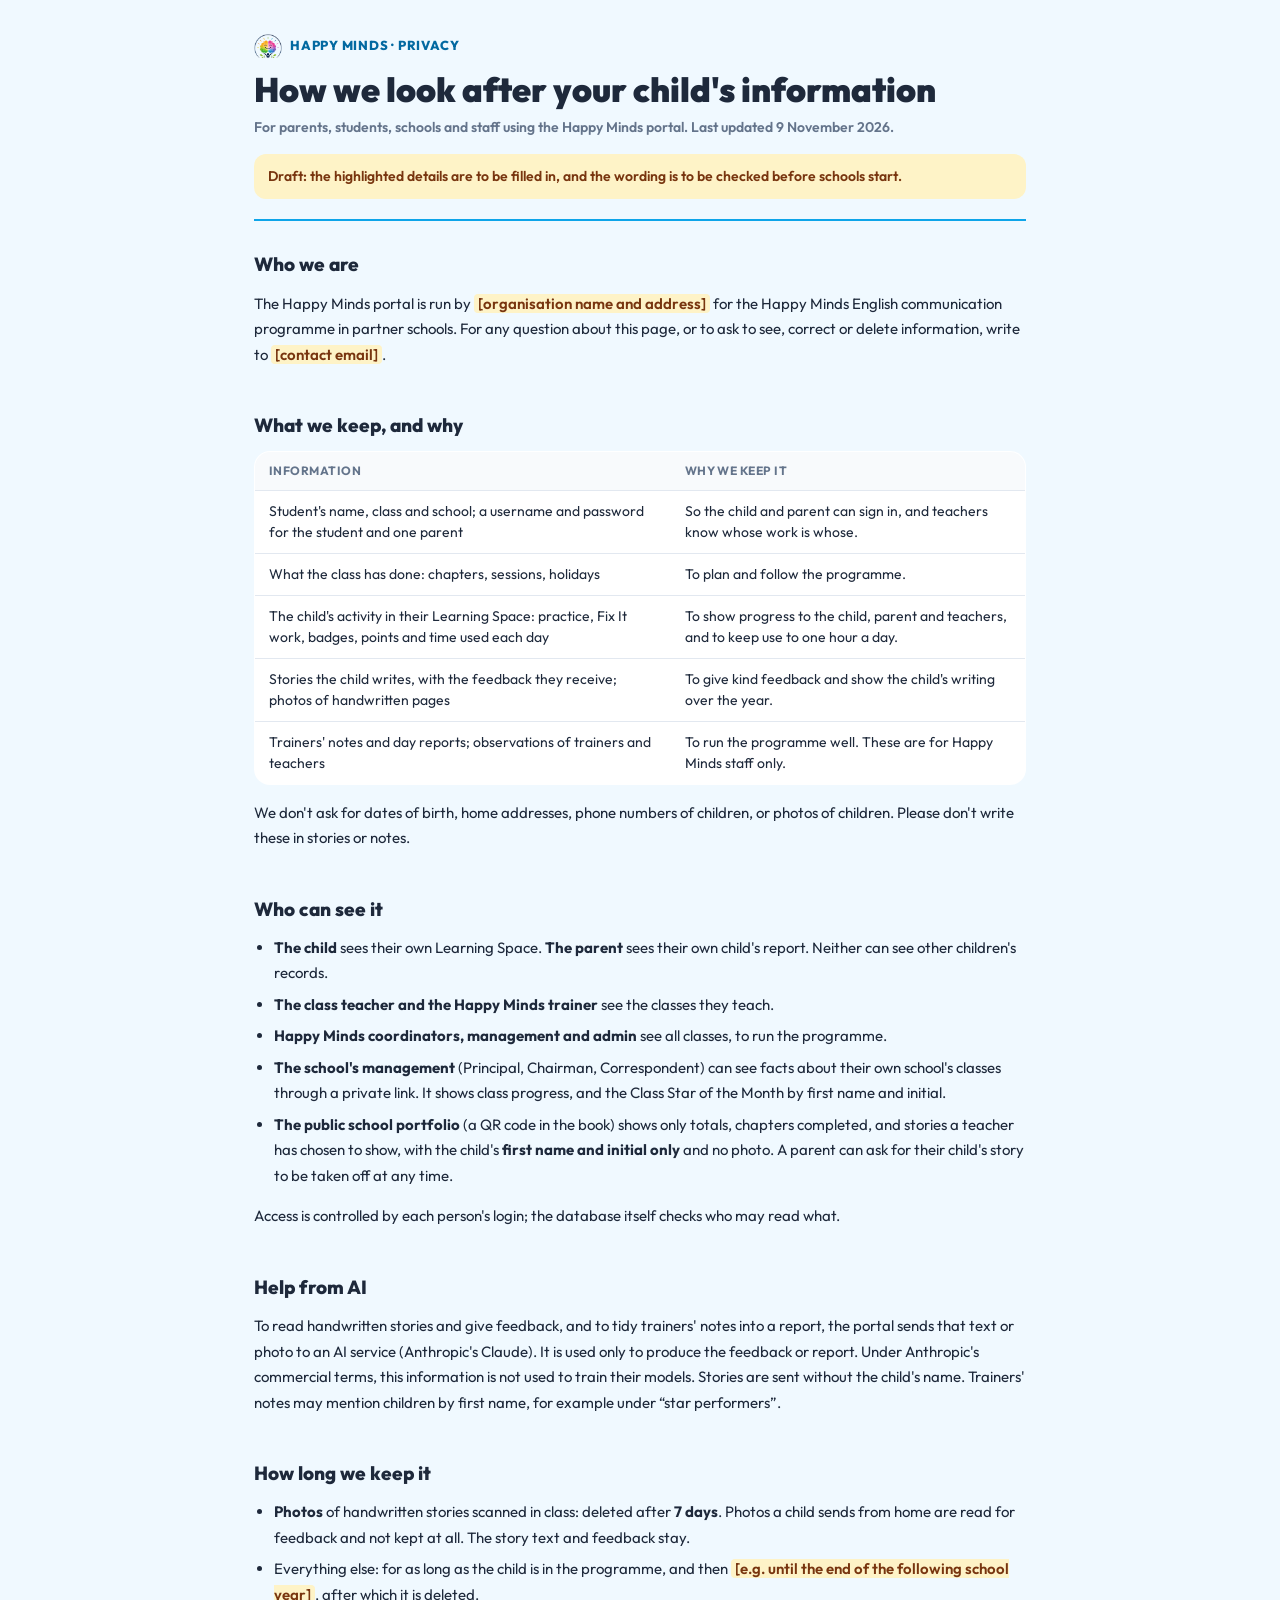
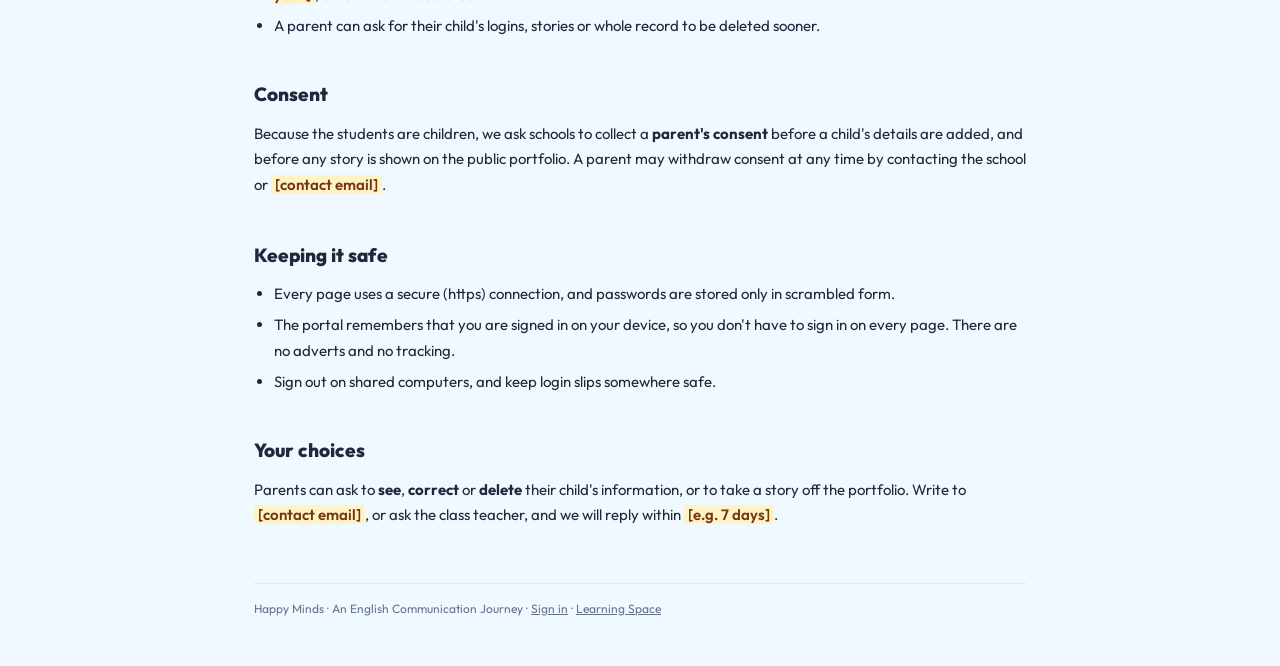
<file: privacy.html>
<!DOCTYPE html>
<html lang="en">
<head>
    <meta charset="UTF-8">
    <meta name="viewport" content="width=device-width, initial-scale=1.0">
    <title>Privacy · Happy Minds</title>
    <meta name="description" content="How the Happy Minds portal looks after children's and families' information.">
    <link rel="icon" type="image/png" href="assets/logo_icon.png">
    <link rel="preconnect" href="https://fonts.googleapis.com">
    <link rel="preconnect" href="https://fonts.gstatic.com" crossorigin>
    <link href="https://fonts.googleapis.com/css2?family=Outfit:wght@400;500;600;700;800;900&display=swap" rel="stylesheet">
    <link rel="stylesheet" href="public-pages.css">
    <style>
        .pp-privacy .pp-main { max-width: 820px; }
        .pp-privacy .pp-section p, .pp-privacy .pp-section li { font-size: 15px; line-height: 1.7; }
        .pp-privacy .pp-section ul { padding-left: 20px; margin: 0 0 12px; }
        .pp-privacy .pp-section li { margin-bottom: 6px; }
        .pp-privacy table { width: 100%; border-collapse: collapse; background: var(--pp-surface); border: 1px solid var(--pp-border); border-radius: var(--pp-radius); overflow: hidden; font-size: 14px; }
        .pp-privacy th, .pp-privacy td { text-align: left; vertical-align: top; padding: 10px 14px; border-top: 1px solid var(--pp-border); }
        .pp-privacy thead th { border-top: 0; background: #F8FAFC; font-size: 12px; text-transform: uppercase; letter-spacing: 0.04em; color: var(--pp-muted); }
        .pp-table-scroll { overflow-x: auto; }
        .pp-fill { background: #FEF3C7; color: #78350F; padding: 0 4px; border-radius: 4px; font-weight: 600; }
        .pp-draft { margin: 16px 0 0; padding: 12px 14px; border-radius: 12px; background: #FEF3C7; color: #78350F; font-size: 14px; font-weight: 600; }
    </style>
</head>
<body class="pp-page pp-privacy">
<main class="pp-main">
    <header class="pp-header">
        <div class="pp-brand"><img src="assets/logo_icon.png" alt=""> Happy Minds · Privacy</div>
        <h1>How we look after your child's information</h1>
        <p class="pp-meta">For parents, students, schools and staff using the Happy Minds portal. Last updated 9 November 2026.</p>
        <!-- DRAFT: remove this box once the wording and the highlighted details have been checked. -->
        <p class="pp-draft">Draft: the highlighted details are to be filled in, and the wording is to be checked before schools start.</p>
    </header>

    <section class="pp-section">
        <h2>Who we are</h2>
        <p>The Happy Minds portal is run by <span class="pp-fill">[organisation name and address]</span> for the Happy Minds English communication programme in partner schools. For any question about this page, or to ask to see, correct or delete information, write to <span class="pp-fill">[contact email]</span>.</p>
    </section>

    <section class="pp-section">
        <h2>What we keep, and why</h2>
        <div class="pp-table-scroll">
        <table>
            <thead><tr><th>Information</th><th>Why we keep it</th></tr></thead>
            <tbody>
                <tr><td>Student's name, class and school; a username and password for the student and one parent</td><td>So the child and parent can sign in, and teachers know whose work is whose.</td></tr>
                <tr><td>What the class has done: chapters, sessions, holidays</td><td>To plan and follow the programme.</td></tr>
                <tr><td>The child's activity in their Learning Space: practice, Fix It work, badges, points and time used each day</td><td>To show progress to the child, parent and teachers, and to keep use to one hour a day.</td></tr>
                <tr><td>Stories the child writes, with the feedback they receive; photos of handwritten pages</td><td>To give kind feedback and show the child's writing over the year.</td></tr>
                <tr><td>Trainers' notes and day reports; observations of trainers and teachers</td><td>To run the programme well. These are for Happy Minds staff only.</td></tr>
            </tbody>
        </table>
        </div>
        <p>We don't ask for dates of birth, home addresses, phone numbers of children, or photos of children. Please don't write these in stories or notes.</p>
    </section>

    <section class="pp-section">
        <h2>Who can see it</h2>
        <ul>
            <li><strong>The child</strong> sees their own Learning Space. <strong>The parent</strong> sees their own child's report. Neither can see other children's records.</li>
            <li><strong>The class teacher and the Happy Minds trainer</strong> see the classes they teach.</li>
            <li><strong>Happy Minds coordinators, management and admin</strong> see all classes, to run the programme.</li>
            <li><strong>The school's management</strong> (Principal, Chairman, Correspondent) can see facts about their own school's classes through a private link. It shows class progress, and the Class Star of the Month by first name and initial.</li>
            <li><strong>The public school portfolio</strong> (a QR code in the book) shows only totals, chapters completed, and stories a teacher has chosen to show, with the child's <strong>first name and initial only</strong> and no photo. A parent can ask for their child's story to be taken off at any time.</li>
        </ul>
        <p>Access is controlled by each person's login; the database itself checks who may read what.</p>
    </section>

    <section class="pp-section">
        <h2>Help from AI</h2>
        <p>To read handwritten stories and give feedback, and to tidy trainers' notes into a report, the portal sends that text or photo to an AI service (Anthropic's Claude). It is used only to produce the feedback or report. Under Anthropic's commercial terms, this information is not used to train their models. Stories are sent without the child's name. Trainers' notes may mention children by first name, for example under “star performers”.</p>
    </section>

    <section class="pp-section">
        <h2>How long we keep it</h2>
        <ul>
            <li><strong>Photos</strong> of handwritten stories scanned in class: deleted after <strong>7 days</strong>. Photos a child sends from home are read for feedback and not kept at all. The story text and feedback stay.</li>
            <li>Everything else: for as long as the child is in the programme, and then <span class="pp-fill">[e.g. until the end of the following school year]</span>, after which it is deleted.</li>
            <li>A parent can ask for their child's logins, stories or whole record to be deleted sooner.</li>
        </ul>
    </section>

    <section class="pp-section">
        <h2>Consent</h2>
        <p>Because the students are children, we ask schools to collect a <strong>parent's consent</strong> before a child's details are added, and before any story is shown on the public portfolio. A parent may withdraw consent at any time by contacting the school or <span class="pp-fill">[contact email]</span>.</p>
    </section>

    <section class="pp-section">
        <h2>Keeping it safe</h2>
        <ul>
            <li>Every page uses a secure (https) connection, and passwords are stored only in scrambled form.</li>
            <li>The portal remembers that you are signed in on your device, so you don't have to sign in on every page. There are no adverts and no tracking.</li>
            <li>Sign out on shared computers, and keep login slips somewhere safe.</li>
        </ul>
    </section>

    <section class="pp-section">
        <h2>Your choices</h2>
        <p>Parents can ask to <strong>see</strong>, <strong>correct</strong> or <strong>delete</strong> their child's information, or to take a story off the portfolio. Write to <span class="pp-fill">[contact email]</span>, or ask the class teacher, and we will reply within <span class="pp-fill">[e.g. 7 days]</span>.</p>
    </section>

    <footer class="pp-footer">Happy Minds · An English Communication Journey · <a href="index.html">Sign in</a> · <a href="student-portal.html">Learning Space</a></footer>
</main>
</body>
</html>
</file>
<file: public-pages.css>
/* ==========================================================================
   Happy Minds — QR pages without a login (progress.html, portfolio.html)
   Same colours and type as the main app (styles.css :root).
   ========================================================================== */
:root {
    --pp-blue: #0EA5E9;
    --pp-blue-deep: #0369A1;
    --pp-indigo: #4F46E5;
    --pp-bg: #F0F9FF;
    --pp-surface: #FFFFFF;
    --pp-border: #E2E8F0;
    --pp-text: #1E293B;
    --pp-muted: #64748B;
    --pp-warn: #B45309;
    --pp-warn-bg: #FEF3C7;
    --pp-ok: #047857;
    --pp-radius: 16px;
    --pp-font: 'Outfit', 'Nunito', system-ui, sans-serif;
}

* { box-sizing: border-box; }
html { -webkit-text-size-adjust: 100%; }
body {
    margin: 0;
    font-family: var(--pp-font);
    color: var(--pp-text);
    background: var(--pp-bg);
    line-height: 1.5;
}
.pp-main { max-width: 1080px; margin: 0 auto; padding: 32px 24px 48px; }
.pp-portfolio .pp-main { max-width: 920px; }
h1, h2 { margin: 0; line-height: 1.2; }
.pp-visually-hidden { position: absolute; width: 1px; height: 1px; overflow: hidden; clip: rect(0 0 0 0); white-space: nowrap; }

.pp-brand { display: flex; align-items: center; gap: 8px; font-size: 13px; font-weight: 800; color: var(--pp-blue-deep); text-transform: uppercase; letter-spacing: 0.06em; }
.pp-brand img { width: 28px; height: 28px; object-fit: contain; }

/* ---- Header (progress) ---- */
.pp-header { padding-bottom: 20px; border-bottom: 2px solid var(--pp-blue); margin-bottom: 8px; }
.pp-header h1 { font-size: clamp(26px, 4vw, 34px); font-weight: 900; margin: 10px 0 6px; }
.pp-meta { margin: 0; font-size: 14px; font-weight: 600; color: var(--pp-muted); }

/* ---- Hero (portfolio) ---- */
.pp-hero {
    background: linear-gradient(135deg, #0369A1 0%, #0EA5E9 100%);
    color: #FFFFFF;
    border-radius: 24px;
    padding: 32px;
    margin-bottom: 8px;
}
.pp-hero .pp-brand { color: #E0F2FE; }
.pp-hero .pp-brand img { background: #FFFFFF; border-radius: 50%; padding: 2px; }
.pp-hero h1 { font-size: clamp(28px, 5vw, 40px); font-weight: 900; margin: 14px 0 8px; }
.pp-hero p { margin: 0; font-size: 16px; font-weight: 500; color: #E0F2FE; max-width: 560px; }

/* ---- Sections ---- */
.pp-section { padding: 24px 0 8px; }
.pp-section h2 { font-size: 19px; font-weight: 800; margin-bottom: 14px; }
.pp-muted { color: var(--pp-muted); font-weight: 500; }
.pp-small { display: block; font-size: 12px; font-weight: 500; color: var(--pp-muted); }

/* Month facts: one panel, numbers side by side */
.pp-facts {
    display: grid;
    grid-template-columns: repeat(6, 1fr);
    margin: 0;
    background: var(--pp-surface);
    border: 1px solid var(--pp-border);
    border-radius: var(--pp-radius);
}
.pp-facts div { padding: 16px 18px; border-left: 1px solid var(--pp-border); }
.pp-facts div:first-child { border-left: 0; }
.pp-facts dt { font-size: 13px; font-weight: 600; color: var(--pp-muted); }
.pp-facts dd { margin: 4px 0 0; font-size: 28px; font-weight: 900; }

.pp-alerts { list-style: none; margin: 0; padding: 0; display: grid; gap: 8px; }
.pp-alerts li { display: flex; gap: 10px; align-items: flex-start; padding: 12px 14px; border-radius: 12px; background: var(--pp-warn-bg); color: #78350F; font-size: 14px; }
.pp-alerts i { color: var(--pp-warn); margin-top: 3px; }
.pp-ok { display: flex; gap: 8px; align-items: center; margin: 0; color: var(--pp-ok); font-weight: 700; }

/* Classes table */
.pp-table-wrap { background: var(--pp-surface); border: 1px solid var(--pp-border); border-radius: var(--pp-radius); overflow-x: auto; }
.pp-table { width: 100%; border-collapse: collapse; font-size: 14px; }
.pp-table th, .pp-table td { text-align: left; vertical-align: top; padding: 12px 14px; border-top: 1px solid var(--pp-border); }
.pp-table thead th { border-top: 0; font-size: 12px; font-weight: 700; color: var(--pp-muted); text-transform: uppercase; letter-spacing: 0.04em; background: #F8FAFC; }
.pp-table thead .pp-small { display: inline; text-transform: none; letter-spacing: 0; }
.pp-class { display: block; font-size: 17px; font-weight: 900; }
.pp-people { display: block; font-size: 12px; font-weight: 500; color: var(--pp-muted); max-width: 220px; }
.pp-warn { display: block; font-size: 12px; font-weight: 700; color: var(--pp-warn); }
.pp-bar { display: block; width: 110px; height: 8px; background: #E2E8F0; border-radius: 99px; overflow: hidden; margin: 6px 0 4px; }
.pp-bar span { display: block; height: 100%; background: var(--pp-blue); border-radius: 99px; }

.pp-chapter-chip {
    display: inline-block;
    font-size: 11px;
    font-weight: 800;
    padding: 2px 8px;
    border-radius: 99px;
    color: #FFFFFF;
    background: var(--chip, var(--pp-blue));
    white-space: nowrap;
}

/* Portfolio numbers */
.pp-numbers { display: grid; grid-template-columns: repeat(3, 1fr); gap: 12px; margin: 0; }
.pp-numbers div { background: var(--pp-surface); border: 1px solid var(--pp-border); border-radius: var(--pp-radius); padding: 18px; display: flex; flex-direction: column-reverse; }
.pp-numbers dd { margin: 0; font-size: 34px; font-weight: 900; color: var(--pp-blue-deep); line-height: 1.1; }
.pp-numbers dt { font-size: 14px; font-weight: 600; color: var(--pp-muted); }

.pp-chapters { list-style: none; margin: 0; padding: 0; display: grid; grid-template-columns: repeat(auto-fill, minmax(240px, 1fr)); gap: 8px; }
.pp-chapters li { display: flex; align-items: center; gap: 10px; padding: 10px 12px; border-radius: 12px; background: var(--chip-soft, #F1F5F9); font-size: 14px; font-weight: 700; }

/* Story showcase */
.pp-stories { columns: 2 300px; column-gap: 16px; }
.pp-story {
    break-inside: avoid;
    margin: 0 0 16px;
    background: var(--pp-surface);
    border: 1px solid var(--pp-border);
    border-top: 4px solid var(--chip, var(--pp-blue));
    border-radius: var(--pp-radius);
    padding: 18px 20px;
}
.pp-story header { display: flex; align-items: center; gap: 8px; margin-bottom: 10px; }
.pp-story-title { font-size: 14px; font-weight: 800; }
.pp-story-text { margin: 0; font-size: 15px; line-height: 1.7; white-space: pre-wrap; }
.pp-story details summary { list-style: none; cursor: pointer; }
.pp-story details summary::-webkit-details-marker { display: none; }
.pp-story details[open] summary { display: none; }
.pp-more { display: inline-block; margin-top: 6px; font-size: 13px; font-weight: 700; color: var(--pp-blue-deep); }
.pp-praise { margin: 12px 0 0; padding: 10px 12px; border-radius: 10px; background: #F0F9FF; font-size: 13px; color: var(--pp-blue-deep); font-weight: 600; }
.pp-praise i { color: #F59E0B; margin-right: 4px; }
.pp-story footer { margin-top: 12px; font-size: 13px; font-weight: 700; color: var(--pp-muted); }

.pp-footer { margin-top: 32px; padding-top: 16px; border-top: 1px solid var(--pp-border); font-size: 12px; color: var(--pp-muted); }

/* Messages, loading */
.pp-message { text-align: center; max-width: 440px; margin: 12vh auto 0; background: var(--pp-surface); border: 1px solid var(--pp-border); border-radius: 24px; padding: 36px 28px; }
.pp-message > i { font-size: 32px; color: var(--pp-muted); margin-bottom: 14px; }
.pp-message h1 { font-size: 22px; font-weight: 900; margin-bottom: 8px; }
.pp-message p { margin: 0; color: var(--pp-muted); font-weight: 500; }
.pp-button {
    margin-top: 18px;
    display: inline-flex; align-items: center; gap: 8px;
    min-height: 44px; padding: 10px 22px;
    border: 0; border-radius: 99px;
    background: var(--pp-blue-deep); color: #FFFFFF;
    font: inherit; font-weight: 700; cursor: pointer;
}
.pp-button:hover { background: #075985; }
.pp-button:focus-visible, .pp-story summary:focus-visible { outline: 3px solid #7DD3FC; outline-offset: 2px; }

.pp-skeleton { display: grid; gap: 14px; }
.pp-sk { display: block; border-radius: 12px; background: linear-gradient(90deg, #E2E8F0 25%, #F1F5F9 50%, #E2E8F0 75%); background-size: 200% 100%; animation: pp-shimmer 1.4s infinite linear; }
.pp-sk-title { height: 36px; width: 55%; }
.pp-sk-line { height: 16px; width: 35%; }
.pp-sk-block { height: 140px; }
@keyframes pp-shimmer { from { background-position: 200% 0; } to { background-position: -200% 0; } }
@media (prefers-reduced-motion: reduce) { .pp-sk { animation: none; } }

/* ---- Tablet / phone ---- */
@media (max-width: 860px) {
    .pp-facts { grid-template-columns: repeat(3, 1fr); }
    .pp-facts div:nth-child(4) { border-left: 0; }
    .pp-facts div:nth-child(n+4) { border-top: 1px solid var(--pp-border); }

    /* Each class becomes its own block instead of a wide table. */
    .pp-table-wrap { background: none; border: 0; overflow: visible; }
    .pp-table thead { display: none; }
    .pp-table, .pp-table tbody, .pp-table tr, .pp-table th, .pp-table td { display: block; width: 100%; }
    .pp-table tr { background: var(--pp-surface); border: 1px solid var(--pp-border); border-radius: var(--pp-radius); margin-bottom: 12px; padding: 4px 0; }
    .pp-table th, .pp-table td { border-top: 0; padding: 6px 16px; }
    .pp-table th { padding-top: 12px; padding-bottom: 8px; border-bottom: 1px solid var(--pp-border); margin-bottom: 4px; }
    .pp-table td { display: flex; gap: 8px; }
    .pp-table td::before { content: attr(data-label); flex: 0 0 120px; font-size: 12px; font-weight: 700; color: var(--pp-muted); padding-top: 2px; }
    .pp-cell { min-width: 0; flex: 1; }
    .pp-people { max-width: none; }
}
@media (max-width: 560px) {
    .pp-main { padding: 20px 16px 36px; }
    .pp-hero { padding: 24px 20px; border-radius: 20px; }
    .pp-facts { grid-template-columns: repeat(2, 1fr); }
    .pp-facts div { border-left: 0; border-top: 1px solid var(--pp-border); }
    .pp-facts div:nth-child(-n+2) { border-top: 0; }
    .pp-facts div:nth-child(even) { border-left: 1px solid var(--pp-border); }
    .pp-facts dd { font-size: 24px; }
    .pp-numbers { grid-template-columns: repeat(2, 1fr); }
    .pp-numbers dd { font-size: 28px; }
    .pp-table td::before { flex-basis: 104px; }
}

@media print {
    body { background: #FFFFFF; }
    .pp-hero { background: none; color: var(--pp-text); border: 2px solid var(--pp-blue); }
    .pp-hero .pp-brand, .pp-hero p { color: var(--pp-blue-deep); }
}
.pp-star { display: inline-flex; align-items: center; gap: 5px; margin-top: 6px; padding: 2px 9px; border-radius: 99px; background: #FEF3C7; color: #92400E; font-size: 12px; font-weight: 700; }
.pp-star i { color: #D97706; }
.pp-footer a { color: inherit; }

/* ==========================================================================
   Principals' portal (principal.html)
   ========================================================================== */
.pr-signin { max-width: 440px; margin: 8vh auto 0; background: var(--pp-surface); border: 1px solid var(--pp-border); border-radius: 24px; padding: 32px 28px; }
.pr-signin h1 { font-size: 24px; font-weight: 900; margin: 14px 0 6px; }
.pr-signin form { display: grid; gap: 14px; margin-top: 20px; }
.pr-signin label { display: grid; gap: 6px; font-size: 13px; font-weight: 700; }
.pr-signin input { font: inherit; font-size: 17px; padding: 12px 14px; border: 1.5px solid var(--pp-border); border-radius: 12px; outline: none; }
.pr-signin input:focus { border-color: var(--pp-blue); box-shadow: 0 0 0 3px #BAE6FD; }
.pr-signin .pp-button { margin-top: 4px; justify-content: center; width: 100%; }
.pr-signin .pp-button:disabled { opacity: 0.6; cursor: default; }
.pr-error { min-height: 1.4em; margin: 0; font-size: 13px; font-weight: 600; color: #B91C1C; }
.pr-help { margin: 18px 0 0; font-size: 13px; color: var(--pp-muted); }
.pr-help a { color: inherit; }

.pr-bar { display: flex; flex-wrap: wrap; align-items: center; gap: 12px 20px; padding-bottom: 16px; margin-bottom: 20px; border-bottom: 1px solid var(--pp-border); }
.pr-bar .pp-brand { flex: 1 1 200px; font-size: 14px; }
.pr-tabs { display: inline-flex; background: #E0F2FE; border-radius: 99px; padding: 4px; }
.pr-tabs button { font: inherit; font-size: 14px; font-weight: 700; border: 0; background: transparent; color: var(--pp-blue-deep); padding: 9px 18px; border-radius: 99px; cursor: pointer; min-height: 40px; }
.pr-tabs button.is-active { background: var(--pp-surface); box-shadow: 0 2px 8px rgba(3, 105, 161, 0.15); }
.pr-tabs button:focus-visible, .pr-signout:focus-visible { outline: 3px solid #7DD3FC; outline-offset: 2px; }
.pr-signout { font: inherit; font-size: 13px; font-weight: 700; border: 1px solid var(--pp-border); background: var(--pp-surface); color: var(--pp-muted); padding: 8px 14px; border-radius: 99px; cursor: pointer; min-height: 40px; }
.pp-principal #prPanel .pp-header .pp-brand { display: none; }
.pp-principal #prPanel .pp-header h1 { margin-top: 0; }

.pr-awards { display: grid; grid-template-columns: repeat(auto-fill, minmax(260px, 1fr)); gap: 12px; }
.pr-award { display: flex; gap: 12px; background: var(--pp-surface); border: 1px solid var(--pp-border); border-left: 4px solid #F59E0B; border-radius: var(--pp-radius); padding: 14px 16px; }
.pr-award > i { color: #D97706; font-size: 22px; margin-top: 2px; }
.pr-award strong { display: block; font-size: 15px; }
.pr-award span { display: block; font-size: 14px; font-weight: 600; }
.pr-award small { display: block; font-size: 12px; color: var(--pp-muted); margin-top: 2px; }
.pr-award p { margin: 6px 0 0; font-size: 13px; color: var(--pp-muted); }
.pr-stars { list-style: none; margin: 0; padding: 0; display: grid; grid-template-columns: repeat(auto-fill, minmax(220px, 1fr)); gap: 8px; }
.pr-stars li { background: #FEF3C7; border-radius: 12px; padding: 10px 14px; font-size: 14px; }
.pr-stars small { display: block; color: #92400E; font-size: 12px; }
.pr-star-class { font-size: 12px; font-weight: 800; color: #92400E; margin-right: 4px; }
.pr-earlier { margin-top: 10px; } .pr-earlier summary { cursor: pointer; font-size: 13px; font-weight: 700; color: var(--pp-blue-deep); margin-bottom: 8px; }
.pr-top-help { margin: -6px 0 12px; font-size: 13px; }
.pr-top { display: grid; grid-template-columns: repeat(auto-fill, minmax(260px, 1fr)); gap: 12px; }
.pr-top-class { background: var(--pp-surface); border: 1px solid var(--pp-border); border-radius: var(--pp-radius); padding: 14px 16px; }
.pr-top-class h3 { margin: 0 0 8px; font-size: 15px; }
.pr-top-class ol { list-style: none; margin: 0; padding: 0; display: grid; gap: 8px; }
.pr-top-class li { font-size: 14px; }
.pr-top-class small { display: block; color: var(--pp-muted); font-size: 12px; margin-left: 24px; }
@media (max-width: 560px) {
    .pr-signin { margin-top: 2vh; padding: 24px 18px; }
    .pr-tabs { width: 100%; } .pr-tabs button { flex: 1; padding: 9px 8px; }
}
</file>
